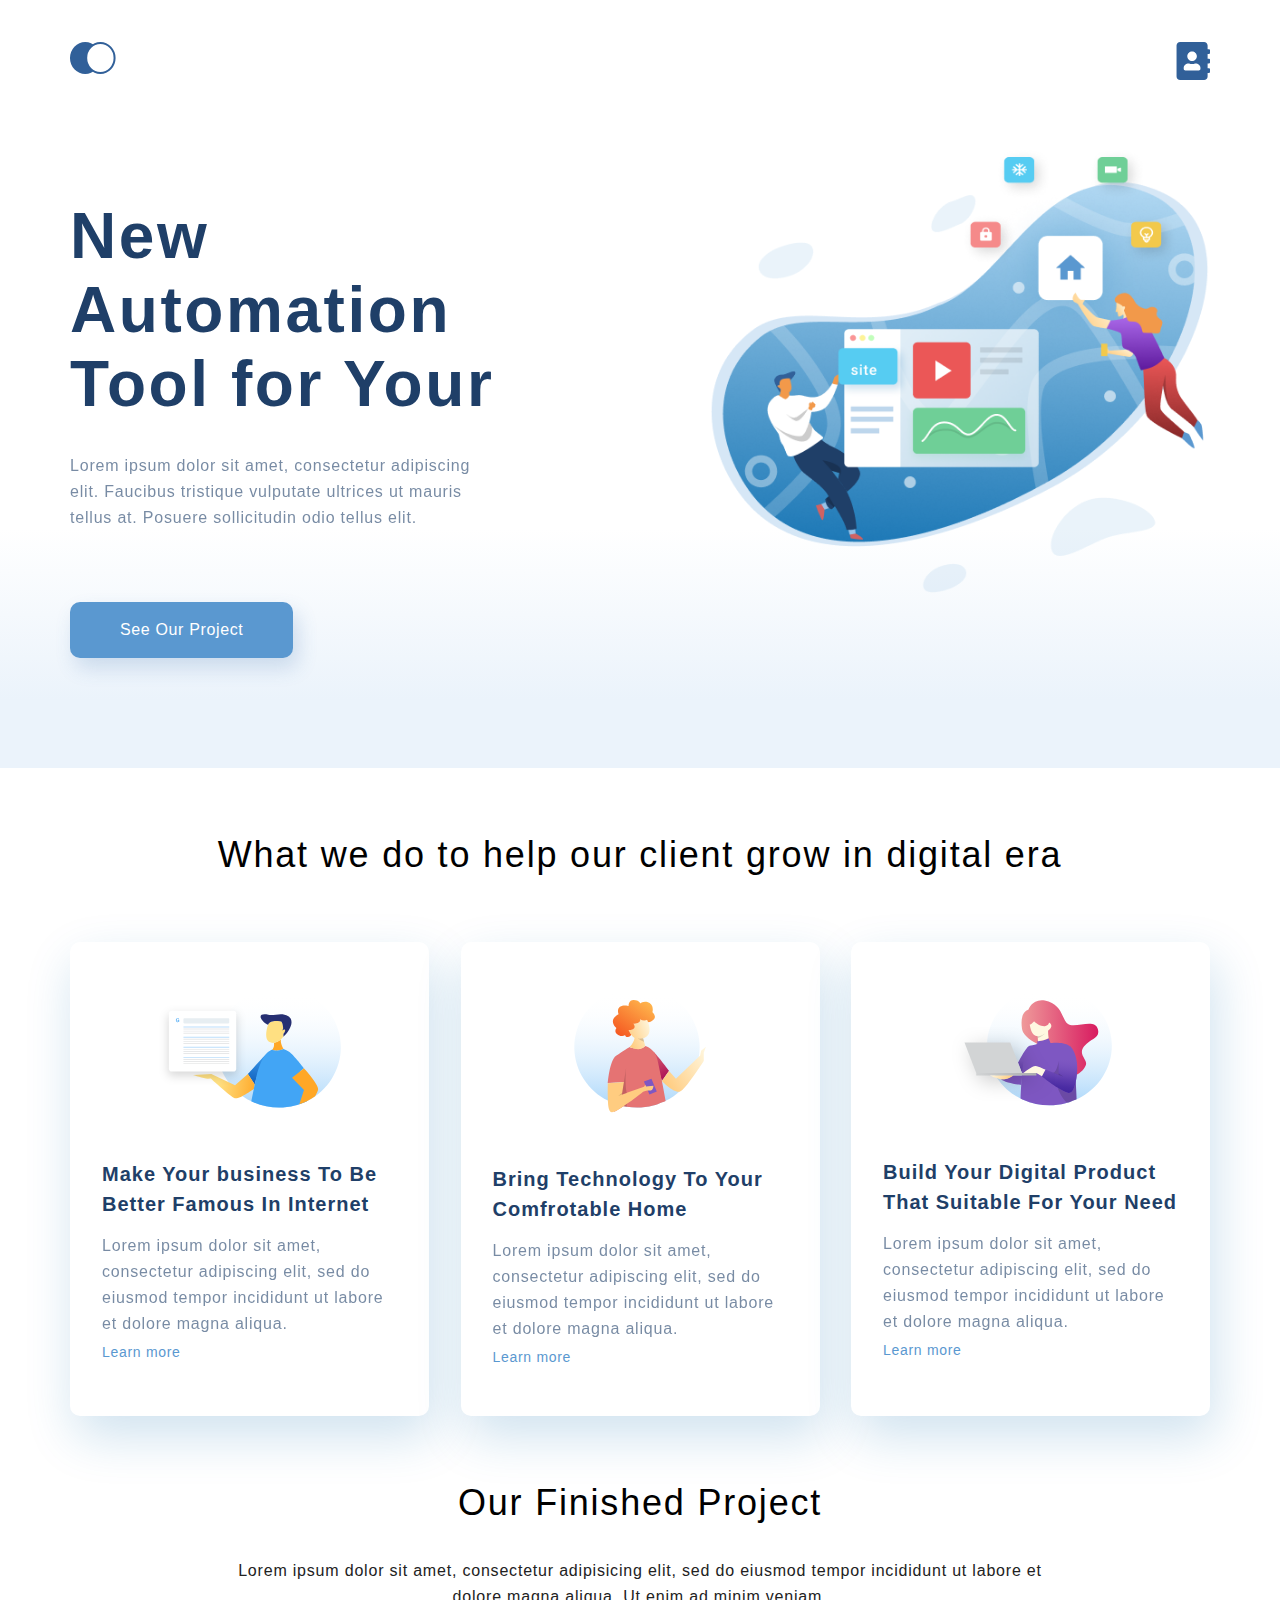
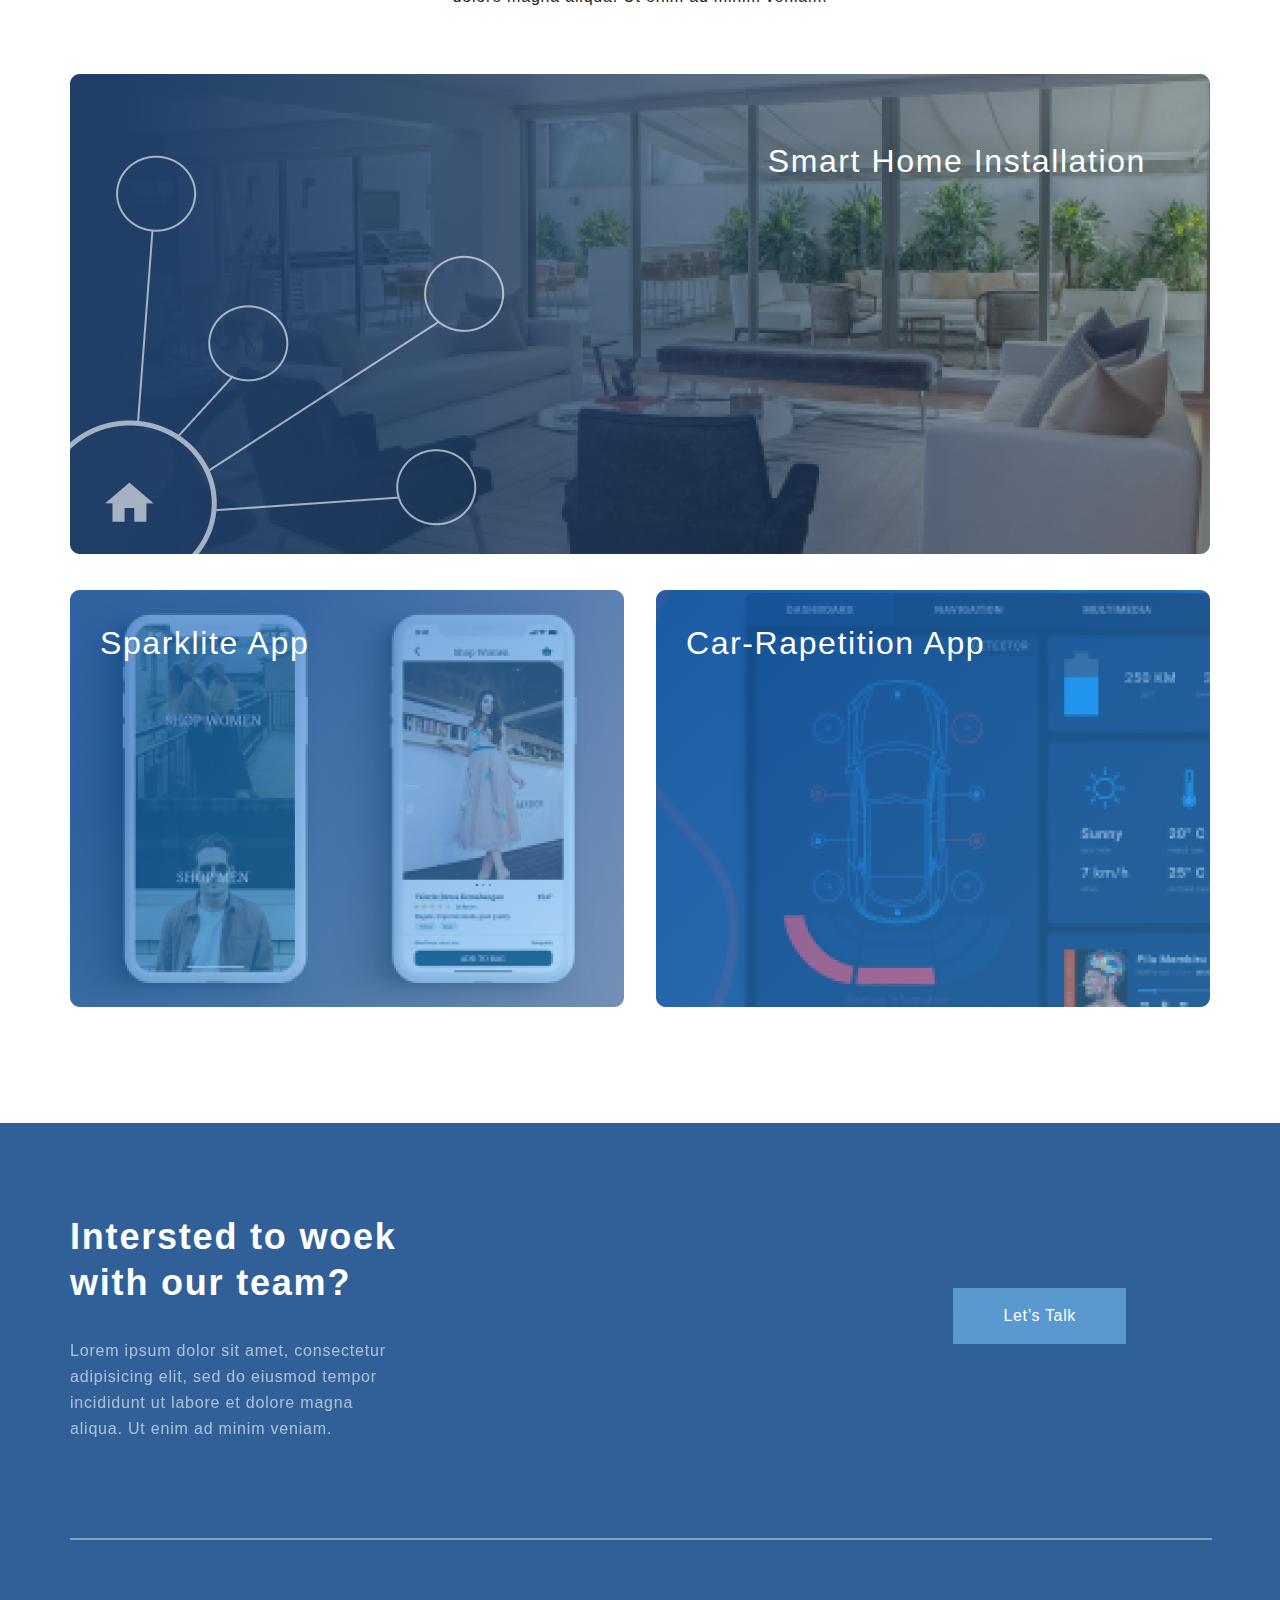
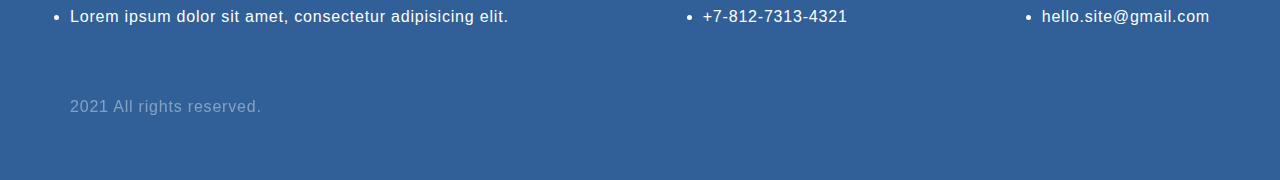
<file: index.html>
<!DOCTYPE html>
<html lang="en">
	<head>
		<meta charset="UTF-8" />
		<meta http-equiv="X-UA-Compatible" content="IE=edge" />
		<meta name="viewport" content="width=device-width, initial-scale=1.0" />
		<title>Document</title>
		<link rel="stylesheet" href="style.css" />
	</head>

	<body>
		<div class="top">
			<div class="container top__content-box">
				<ul class="header">
					<li>
						<a href="index.html"><img src="img/logo.svg" alt="logo" /></a>
					</li>
					<li>
						<a href="contacts.html"
							><img src="img/contacts.svg" alt="contacts"
						/></a>
					</li>
				</ul>
				<div class="top_info">
					<h1 class="top_heading">New Automation Tool for Your</h1>
					<p class="text top_text">
						Lorem ipsum dolor sit amet, consectetur adipiscing elit. Faucibus
						tristique vulputate ultrices ut mauris tellus at. Posuere
						sollicitudin odio tellus elit.
					</p>
					<a href="" class="top__button">See Our Project</a>
				</div>
			</div>
		</div>
		<div class="what-we-do container">
			<h3 class="heading">What we do to help our client grow in digital era</h3>
			<div class="card-box">
				<div class="card">
					<img class="card__img" src="img/card-1.svg" alt="card 1" />
					<h4 class="heading-mini">
						Make Your business To Be Better Famous In Internet
					</h4>
					<p class="text">
						Lorem ipsum dolor sit amet, consectetur adipiscing elit, sed do
						eiusmod tempor incididunt ut labore et dolore magna aliqua.
					</p>
					<a class="card__link" href="#">Learn more</a>
				</div>
				<div class="card">
					<img class="card__img" src="img/card-2.svg" alt="card 2" />
					<h4 class="heading-mini">
						Bring Technology To Your Comfrotable Home
					</h4>
					<p class="text">
						Lorem ipsum dolor sit amet, consectetur adipiscing elit, sed do
						eiusmod tempor incididunt ut labore et dolore magna aliqua.
					</p>
					<a class="card__link" href="#">Learn more</a>
				</div>
				<div class="card">
					<img class="card__img" src="img/card-3.svg" alt="card 3" />
					<h4 class="heading-mini">
						Build Your Digital Product That Suitable For Your Need
					</h4>
					<p class="text">
						Lorem ipsum dolor sit amet, consectetur adipiscing elit, sed do
						eiusmod tempor incididunt ut labore et dolore magna aliqua.
					</p>
					<a class="card__link" href="#">Learn more</a>
				</div>
			</div>
		</div>
		<div class="project container">
			<h3 class="heading">Our Finished Project</h3>
			<p class="text text_project">
				Lorem ipsum dolor sit amet, consectetur adipisicing elit, sed do eiusmod
				tempor incididunt ut labore et dolore magna aliqua. Ut enim ad minim
				veniam.
			</p>
			<div class="project__item">
				<img class="project__img" src="img/project 1.png" alt="photo" />
				<p class="project__text">Smart Home Installation</p>
			</div>
			<div class="project__parent">
				<div class="project__item project__item-margin">
					<img class="project__img" src="img/project 2.png" alt="photo" />
					<p class="project__text-left">Sparklite App</p>
				</div>
				<div class="project__item">
					<img class="project__img" src="img/project 3.png" alt="photo" />
					<p class="project__text-right">Car-Rapetition App</p>
				</div>
			</div>
		</div>
		<div class="footer">
			<div class="container">
				<div class="footer__top">
					<div class="footer__text">
						<h3 class="heading__footer">Intersted to woek with our team?</h3>
						<p class="footer__text-white">
							Lorem ipsum dolor sit amet, consectetur adipisicing elit, sed do
							eiusmod tempor incididunt ut labore et dolore magna aliqua. Ut
							enim ad minim veniam.
						</p>
					</div>
					<a href="" class="top__footer">Let’s Talk</a>
				</div>
				<hr class="footer__band" />
				<div class="footer__bottom">
					<ul class="footer__info">
						<li class="footer__list">
							Lorem ipsum dolor sit amet, consectetur adipisicing elit.
						</li>
						<li class="footer__list">+7-812-7313-4321</li>
						<li class="footer__list">hello.site@gmail.com</li>
					</ul>
					<div class="footer__copy">
						<p class="footer__text-reserved">2021 All rights reserved.</p>
					</div>
				</div>
			</div>
		</div>
	</body>
</html>
</file>
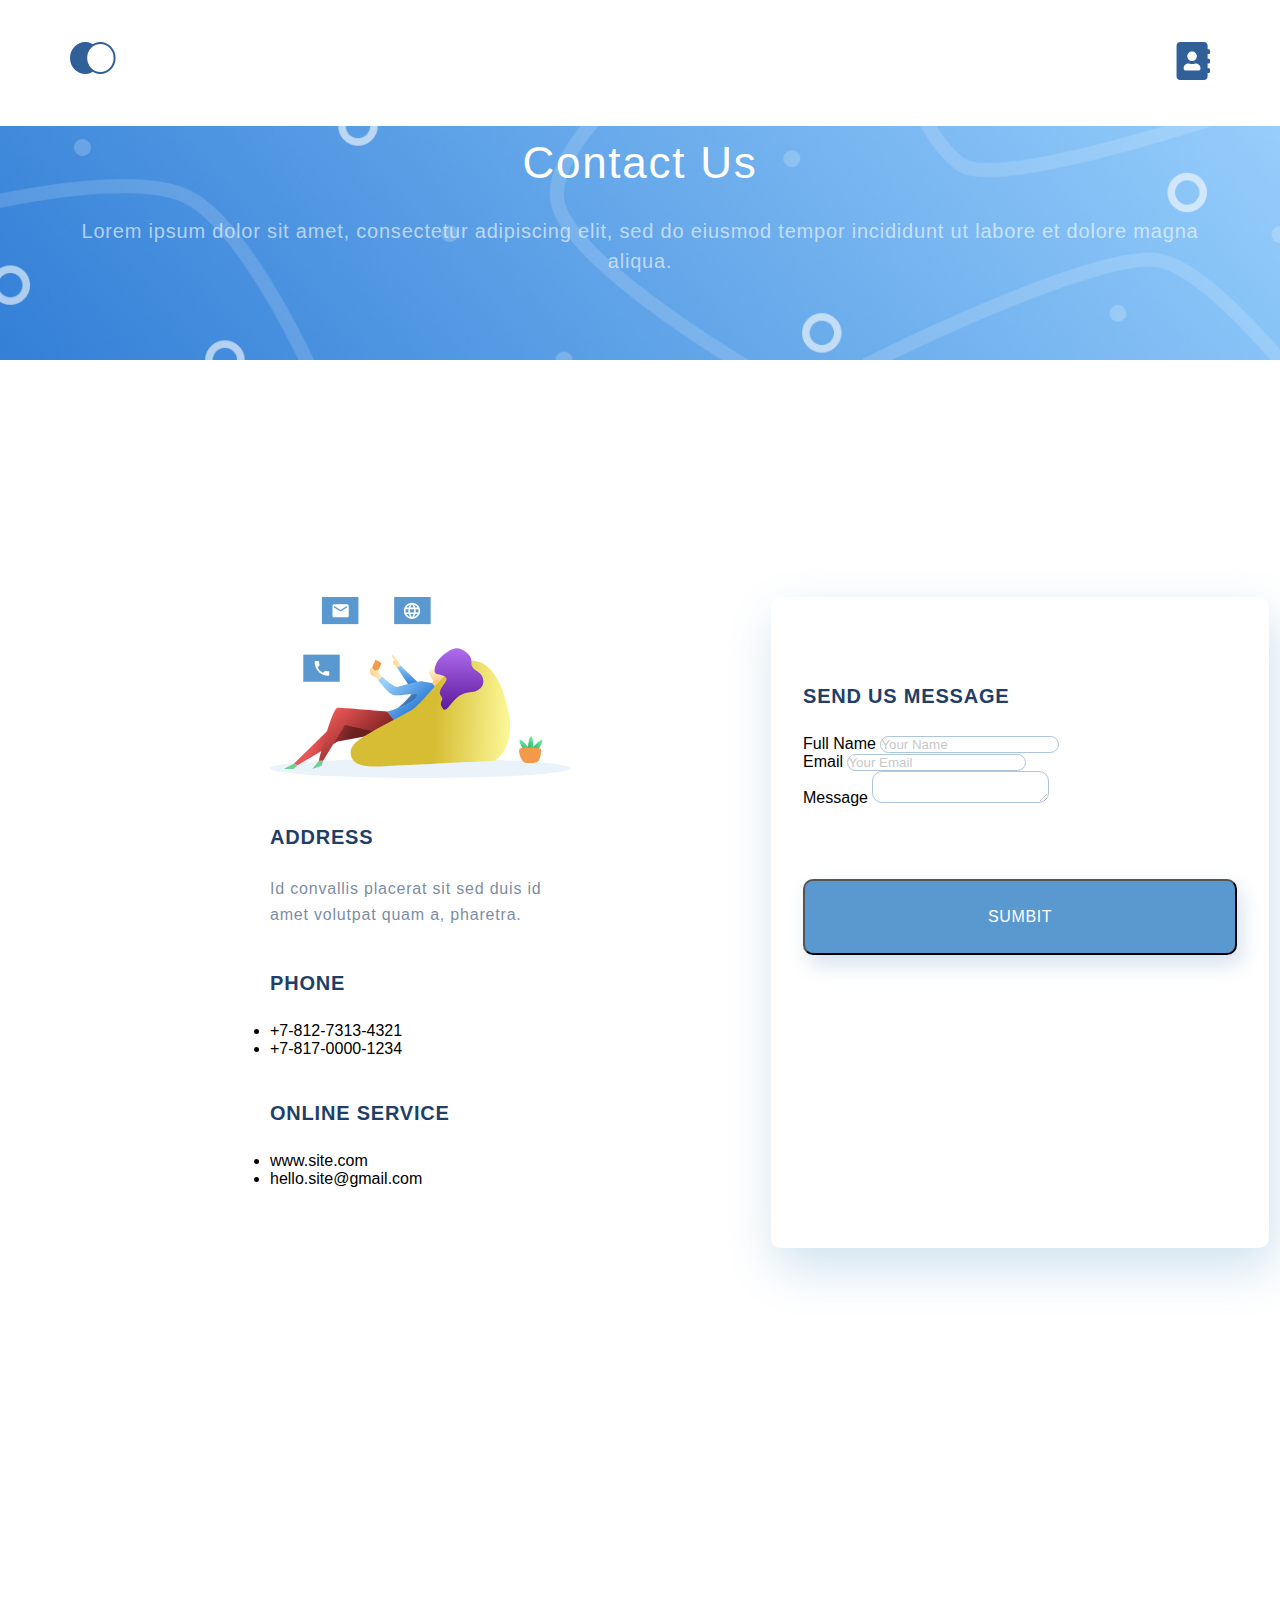
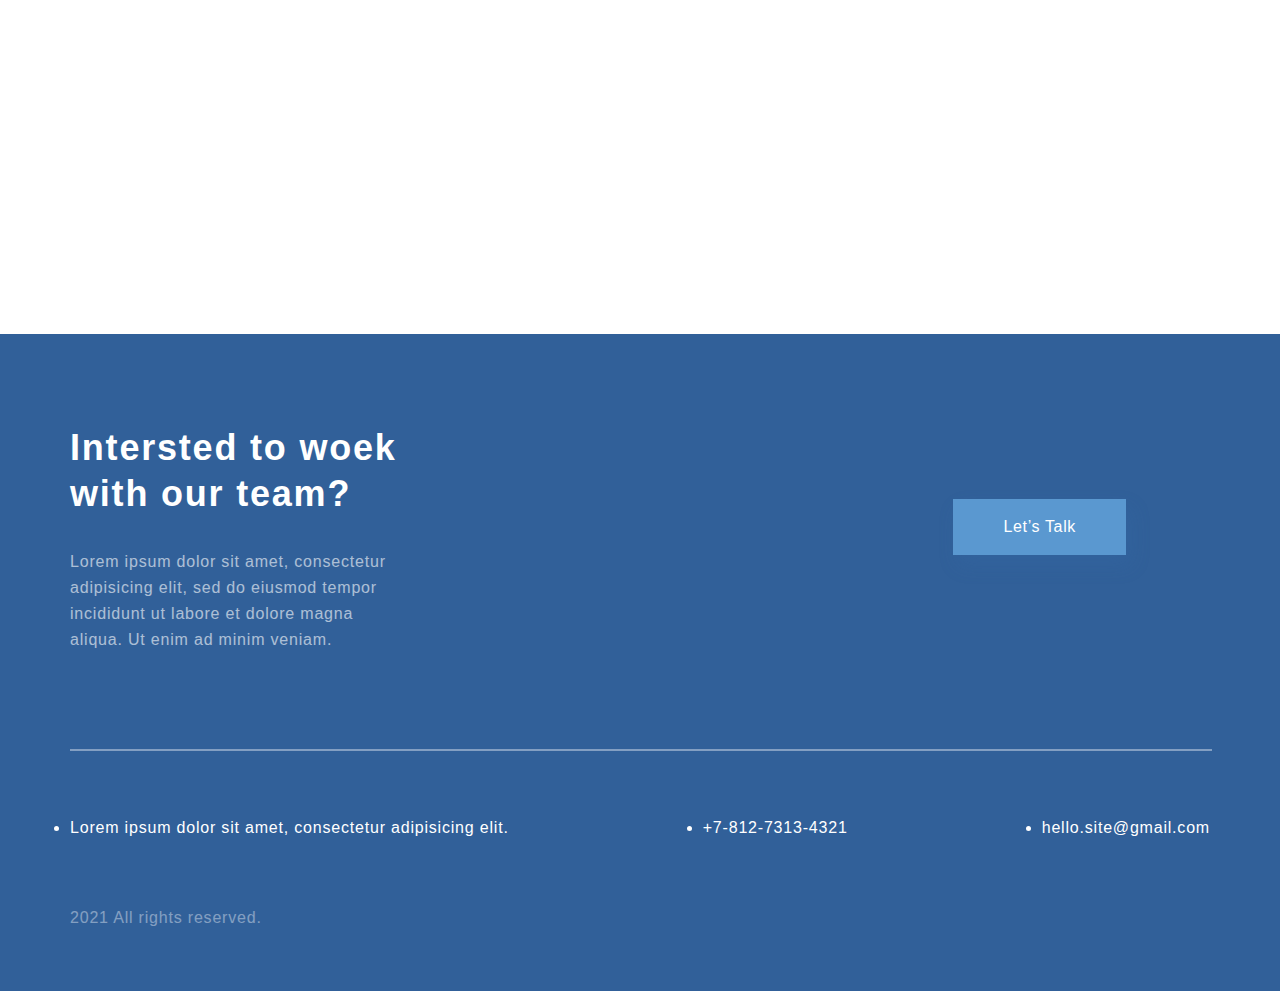
<file: contacts.html>
<!DOCTYPE html>
<html lang="en">
	<head>
		<meta charset="UTF-8" />
		<meta http-equiv="X-UA-Compatible" content="IE=edge" />
		<meta name="viewport" content="width=device-width, initial-scale=1.0" />
		<title>Document</title>
		<link rel="stylesheet" href="style.css" />
	</head>

	<body>
		<div class="container">
			<ul class="header-contacs">
				<li>
					<a href="index.html"><img src="img/logo.svg" alt="logo" /></a>
				</li>
				<li>
					<a href="contacts.html"
						><img src="img/contacts.svg" alt="contacts"
					/></a>
				</li>
			</ul>
		</div>
		<div class="contacts-header">
			<div class="container">
				<h2 class="heading-contacts">Contact Us</h2>
				<p class="text-contacs">
					Lorem ipsum dolor sit amet, consectetur adipiscing elit, sed do
					eiusmod tempor incididunt ut labore et dolore magna aliqua.
				</p>
			</div>
		</div>
		<form action="#" class="container main">
			<div class="contacts-info">
				<img src="img/contactsgirl.svg" alt="photo contact" />
				<h4 class="heading-mini-contacs">ADDRESS</h4>
				<p class="text">
					Id convallis placerat sit sed duis id amet volutpat quam a, pharetra.
				</p>
				<h4 class="heading-mini-contacs">PHONE</h4>
				<ul>
					<li>+7-812-7313-4321</li>
					<li>+7-817-0000-1234</li>
				</ul>
				<h4 class="heading-mini-contacs">ONLINE SERVICE</h4>
				<ul>
					<li>www.site.com</li>
					<li>hello.site@gmail.com</li>
				</ul>
			</div>
			<div class="form">
				<h4 class="heading-mini-contacs">SEND US MESSAGE</h4>
				<ul>
					Full Name
					<input class="input" type="text" placeholder="Your Name" /><br />
					Email
					<input class="input" type="email" placeholder="Your Email" /><br />
					Message
					<textarea class="input" cols="0" rows="0"></textarea
					><br />
				</ul>
				<button class="button" type="sumbit">SUMBIT</button>
			</div>
		</form>
		<div class="container">
			<iframe
				src="https://yandex.ru/map-widget/v1/?um=constructor%3A030dec98e6b49edbe83baf06ebc5e221f92ab74f49651f3d1227785d5052beac&amp;source=constructor"
				width="100%"
				height="480px"
				frameborder="0"
			></iframe>
		</div>
		<div class="footer">
			<div class="container">
				<div class="footer__top">
					<div class="footer__text">
						<h3 class="heading__footer">Intersted to woek with our team?</h3>
						<p class="footer__text-white">
							Lorem ipsum dolor sit amet, consectetur adipisicing elit, sed do
							eiusmod tempor incididunt ut labore et dolore magna aliqua. Ut
							enim ad minim veniam.
						</p>
					</div>
					<a href="" class="top__footer">Let’s Talk</a>
				</div>
				<hr class="footer__band" />
				<div class="footer__bottom">
					<ul class="footer__info">
						<li class="footer__list">
							Lorem ipsum dolor sit amet, consectetur adipisicing elit.
						</li>
						<li class="footer__list">+7-812-7313-4321</li>
						<li class="footer__list">hello.site@gmail.com</li>
					</ul>
					<div class="footer__copy">
						<p class="footer__text-reserved">2021 All rights reserved.</p>
					</div>
				</div>
			</div>
		</div>
	</body>
</html>
</file>
<file: style.css>
* {
	margin: 0;
	padding: 0;
}

.container {
	max-width: 1140px;
	margin: 0 auto;
}

.top {
	min-height: 768px;
	background: linear-gradient(
		0deg,
		#ebf3fb 8.84%,
		rgba(152, 195, 232, 0) 31.12%
	);
}

.header {
	display: flex;
	justify-content: space-between;
	list-style-type: none;
	padding-top: 42px;
}

.header-contacs {
	display: flex;
	justify-content: space-between;
	list-style-type: none;
	padding-bottom: 42px;
	padding-top: 42px;
}

.top__content-box {
	display: flex;
	flex-direction: column;
	height: 100%;
}

body {
	font-family: sans-serif;
}

.top_info {
	padding-top: 115px;
	flex-grow: 1;
	background-image: url(img/top__back.png);
	background-repeat: no-repeat;
	background-position: right center;
	background-size: 44%;
}

.top__button {
	font-size: 16px;
	line-height: 26px;
	text-align: center;
	letter-spacing: 0.04em;
	color: #ffffff;
	background: #5a98d0;
	box-shadow: 5px 10px 20px rgba(53, 110, 173, 0.2);
	border-radius: 10px;
	padding: 15px 50px;
	text-decoration: none;
	display: inline-block;
	margin-top: 71px;
}

.top__footer {
	font-size: 16px;
	line-height: 26px;
	text-align: right;
	letter-spacing: 0.04em;
	color: #ffffff;
	background: #5a98d0;
	box-shadow: 5px 10px 20px rgb(53 110 173 / 20%);
	text-decoration: none;
	display: inline-block;
	padding: 15px 50px;
	margin-right: 40px;
	position: absolute;
	top: 165px;
	right: 114px;
}

.top_heading {
	width: 510px;
	font-size: 64px;
	font-weight: 300px;
	color: #1f3f68;
	line-height: 74px;
	letter-spacing: 0.04em;
	margin-bottom: 32px;
}

.top_text {
	width: 425px;
}

.card-box {
	display: flex;
	justify-content: space-between;
	padding-top: 64px;
	padding-bottom: 64px;
}

.text {
	font-size: 16px;
	line-height: 26px;
	color: #1f3f68;
	letter-spacing: 0.05em;
	opacity: 0.6;
}

.text_project {
	width: 75%;
	margin: 32px auto 64px;
	color: #222222;
	opacity: 1;
	text-align: center;
}

.text-contacs {
	font-size: 20px;
	line-height: 30px;
	text-align: center;
	letter-spacing: 0.04em;
	color: rgba(255, 255, 255, 0.6);
	padding-bottom: 16px;
}

.card {
	width: 359px;
	padding: 44px 32px;
	box-sizing: border-box;
	box-shadow: 5px 20px 50px rgba(16, 112, 177, 0.2);
	border-radius: 10px;
	background: #ffffff;
	display: flex;
	flex-direction: column;
}

.card__img {
	align-self: center;
	margin-bottom: 51px;
}

.card__link {
	font-size: 14px;
	line-height: 30px;
	letter-spacing: 0.05em;
	color: #5a98d0;
	text-decoration: none;
}

.heading-contacts {
	font-weight: 500;
	font-size: 44px;
	text-align: center;
	line-height: 74px;
	text-align: center;
	letter-spacing: 0.04em;
	color: #ffffff;
	padding-bottom: 16px;
}

.what-we-do {
	padding-top: 64px;
}

.heading {
	font-size: 36px;
	text-align: center;
	font-weight: 300;
	line-height: 46px;
	letter-spacing: 0.05em;
}

.heading-mini {
	font-size: 20px;
	line-height: 30px;
	color: #1f3f68;
	letter-spacing: 0.05em;
	margin-bottom: 14px;
}

.heading-mini-contacs {
	font-size: 20px;
	line-height: 30px;
	letter-spacing: 0.04em;
	color: #1f3f68;
	padding-bottom: 24px;
	padding-top: 40px;
}

.heading__footer {
	font-size: 36px;
	line-height: 46px;
	letter-spacing: 0.05em;
	color: #ffffff;
	padding-top: 91px;
	padding-bottom: 32px;
}

.input {
	border: 1px solid #356ead;
	box-sizing: border-box;
	border-radius: 10px;
	opacity: 0.4;
}

.button {
	font-size: 16px;
	line-height: 26px;
	text-align: center;
	letter-spacing: 0.04em;
	color: #ffffff;
	background: #5a98d0;
	box-shadow: 5px 10px 20px rgb(53 110 173 / 20%);
	border-radius: 10px;
	padding: 23px 183px;
	text-decoration: none;
	display: inline-block;
	margin-top: 72px;
}

.form {
	padding: 44px 32px;
	box-sizing: border-box;
	box-shadow: 5px 20px 50px rgb(16 112 177 / 20%);
	border-radius: 10px;
	background: #ffffff;
	display: flex;
	flex-direction: column;
	margin-bottom: 90px;
}

.form__button {
	font-size: 16px;
	line-height: 26px;
	text-align: center;
	letter-spacing: 0.04em;
	color: #ffffff;
}

.footer {
	background: #316099;
	min-height: 657px;
	margin-top: 112px;
	position: relative;
	flex-grow: 1;
}

.footer__info {
	display: flex;
	justify-content: space-between;
	font-size: 16px;
	line-height: 26px;
	letter-spacing: 0.05em;
	color: #ffffff;
}

.footer__top {
	width: 495px;
}

.footer__text {
	width: 340px;
}

.footer__text-white {
	font-size: 16px;
	line-height: 26px;
	letter-spacing: 0.05em;
	color: #ffffff;
	opacity: 0.6;
}

.footer__band {
	opacity: 0.4;
	border: 1px solid #ffffff;
	margin-top: 96px;
	margin-bottom: 64px;
	width: 100%;
}

.footer__text-reserved {
	font-size: 16px;
	line-height: 26px;
	letter-spacing: 0.05em;
	color: #ffffff;
	opacity: 0.4;
	margin-top: 64px;
}

.footer__copy {
	margin-top: 64px;
}

.main {
	display: flex;
}

.project__img {
	width: 100%;
}

.project__item {
	position: relative;
	flex-grow: 1;
}

.project__item-margin {
	margin-right: 32px;
}

.project__text-left {
	font-size: 32px;
	line-height: 46px;
	text-align: right;
	letter-spacing: 0.05em;
	color: #ffffff;
	position: absolute;
	top: 30px;
	left: 30px;
}

.project__text-right {
	font-size: 32px;
	line-height: 46px;
	text-align: right;
	letter-spacing: 0.05em;
	color: #ffffff;
	position: absolute;
	top: 30px;
	left: 30px;
}

.project__text {
	font-size: 32px;
	line-height: 46px;
	text-align: right;
	letter-spacing: 0.05em;
	color: #ffffff;
	position: absolute;
	top: 64px;
	right: 64px;
}

.project__parent {
	display: flex;
	justify-content: space-between;
	margin-top: 32px;
}

.contacts-header {
	background-image: url(img/Contacts.png);
	background-repeat: no-repeat;
	flex-grow: 1;
	background-size: 100%;
	height: 471px;
}

.contacts-info {
	margin-bottom: 150px;
	padding: 0 200px;
}

.form-list-contacts {
	font-size: 16px;
	line-height: 30px;
	letter-spacing: 0.04em;
	color: #1f3f68;
	opacity: 0.8;
	padding-top: 32px;
	padding-bottom: 8px;
}

@media (max-width: 1024px) {
	.container {
		padding-left: 32px;
		padding-right: 32px;
	}

	.top_info {
		background-position: right 280px;
	}

	.card-box {
		flex-direction: column;
		align-self: center;
	}

	.card {
		margin-bottom: 32px;
	}

	.footer {
		padding-top: 48px;
	}

	.top__footer {
		padding: 4px 31px;
	}

	.footer__info {
		flex-direction: column;
	}

	.footer__list {
		margin-bottom: 24px;
	}
}

@media (max-width: 667px) {
	.header {
		padding-top: 24px;
	}

	.top {
		min-height: 376px;
		padding-bottom: 41px;
		box-sizing: border-box;
	}

	.top_info {
		padding-top: 36px;
		display: flex;
		flex-direction: column;
		align-items: center;
		background-image: none;
	}

	.top_heading {
		width: 100%;
		font-size: 32px;
		line-height: 37px;
		margin-bottom: 12px;
		text-align: center;
	}

	.top_text {
		width: 100%;
		text-align: center;
	}

	.top__button {
		font-size: 12px;
		line-height: 26px;
		padding: 0 8px;
	}

	.heading {
		font-size: 24px;
		line-height: 28px;
	}

	.what-we-do {
		padding-bottom: 48px;
	}

	.card-box {
		padding-top: 32px;
	}

	.card {
		width: 100%;
	}

	.text_project {
		width: 100%;
	}

	.project__text {
		font-size: 16px;
		line-height: 19px;
		top: 16px;
		right: 16px;
	}

	.project__text-left {
		font-size: 16px;
		line-height: 19px;
		top: 16px;
		left: 16px;
	}

	.project__parent {
		flex-direction: column;
		margin-top: 16px;
	}

	.project__text-right {
		font-size: 16px;
		line-height: 19px;
		left: 16px;
		top: 16px;
	}

	.project__item-margin {
		margin-right: 0;
		padding-bottom: 16px;
	}

	.footer__top {
		flex-direction: column;
		padding-bottom: 41px;
	}

	.footer___text {
		width: 100%;
	}

	.heading__footer {
		width: 100%;
		text-align: center;
		margin: 0 auto 32px;
	}

	.footer__text-white {
		text-align: center;
		margin-bottom: 40px;
	}

	.top__footer {
		position: relative;
		top: 10px;
		left: 100px;
		margin-bottom: 40px;
	}
}
</file>
